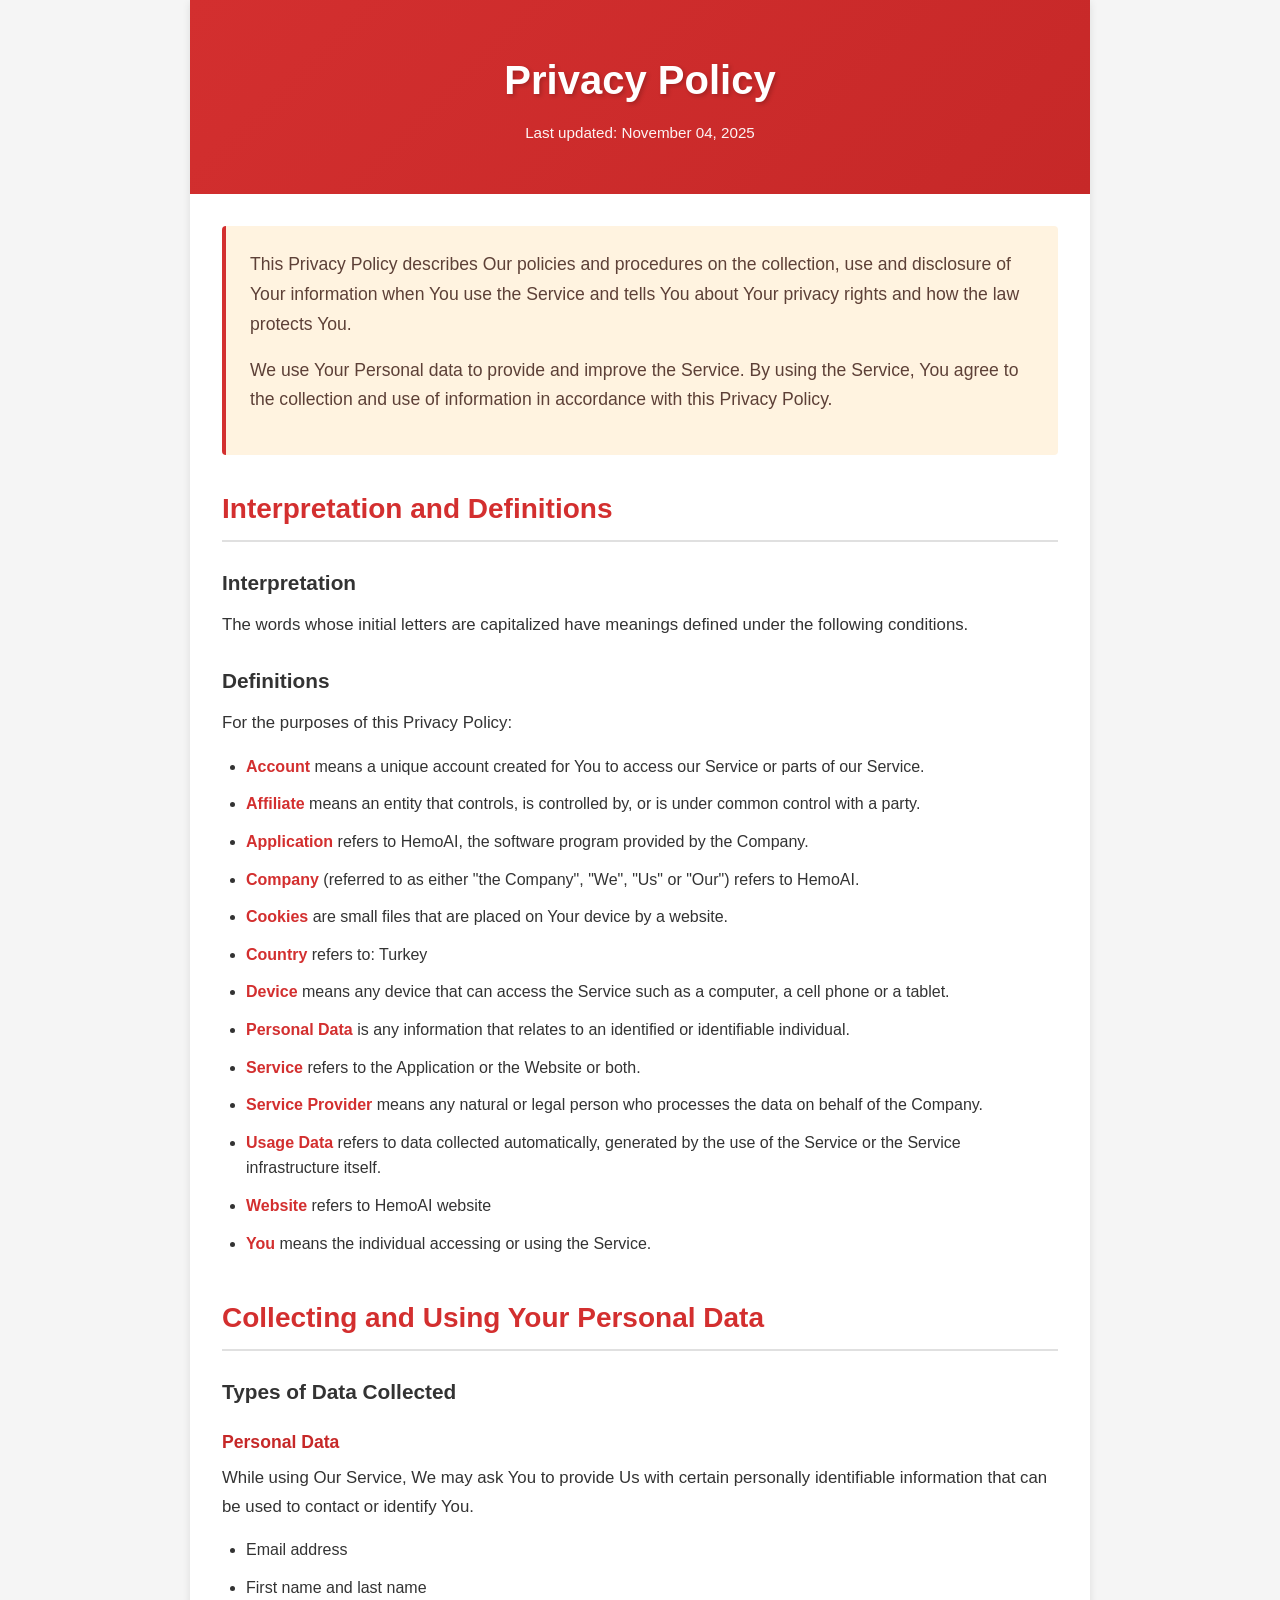
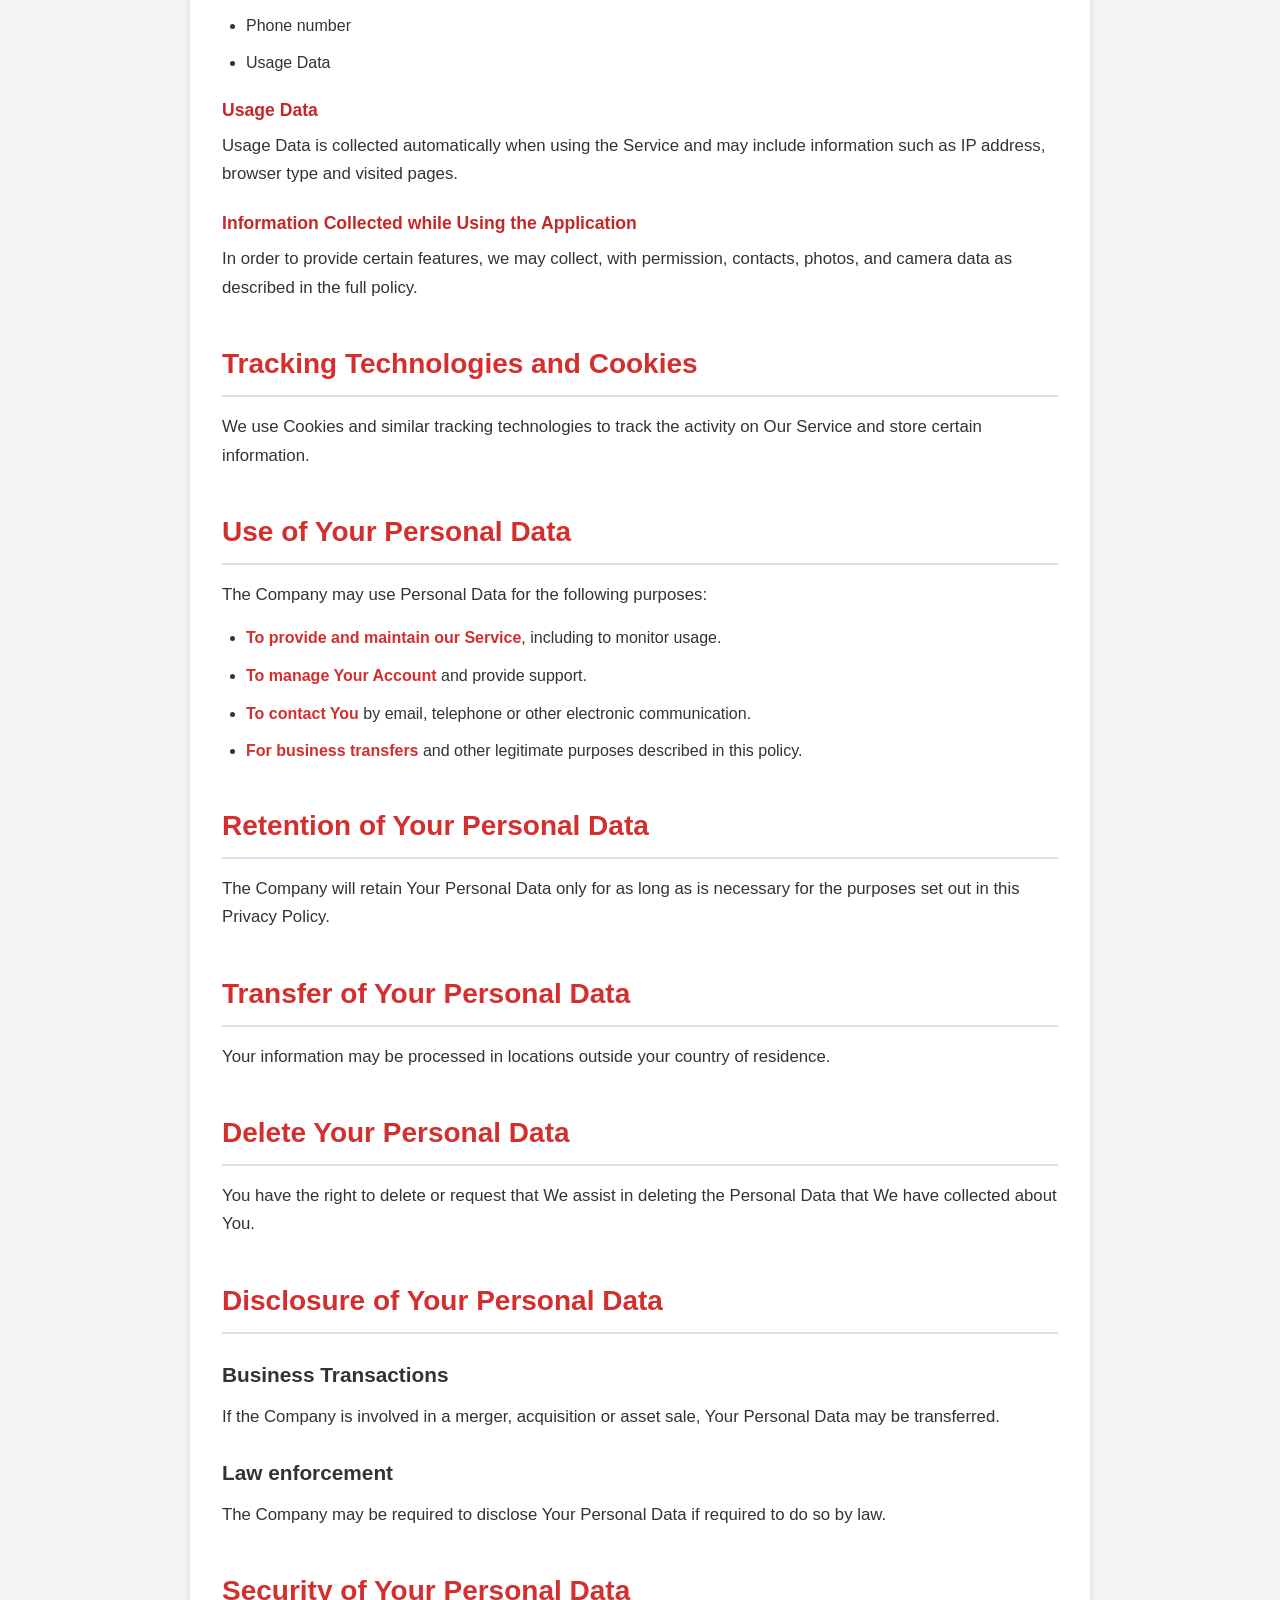
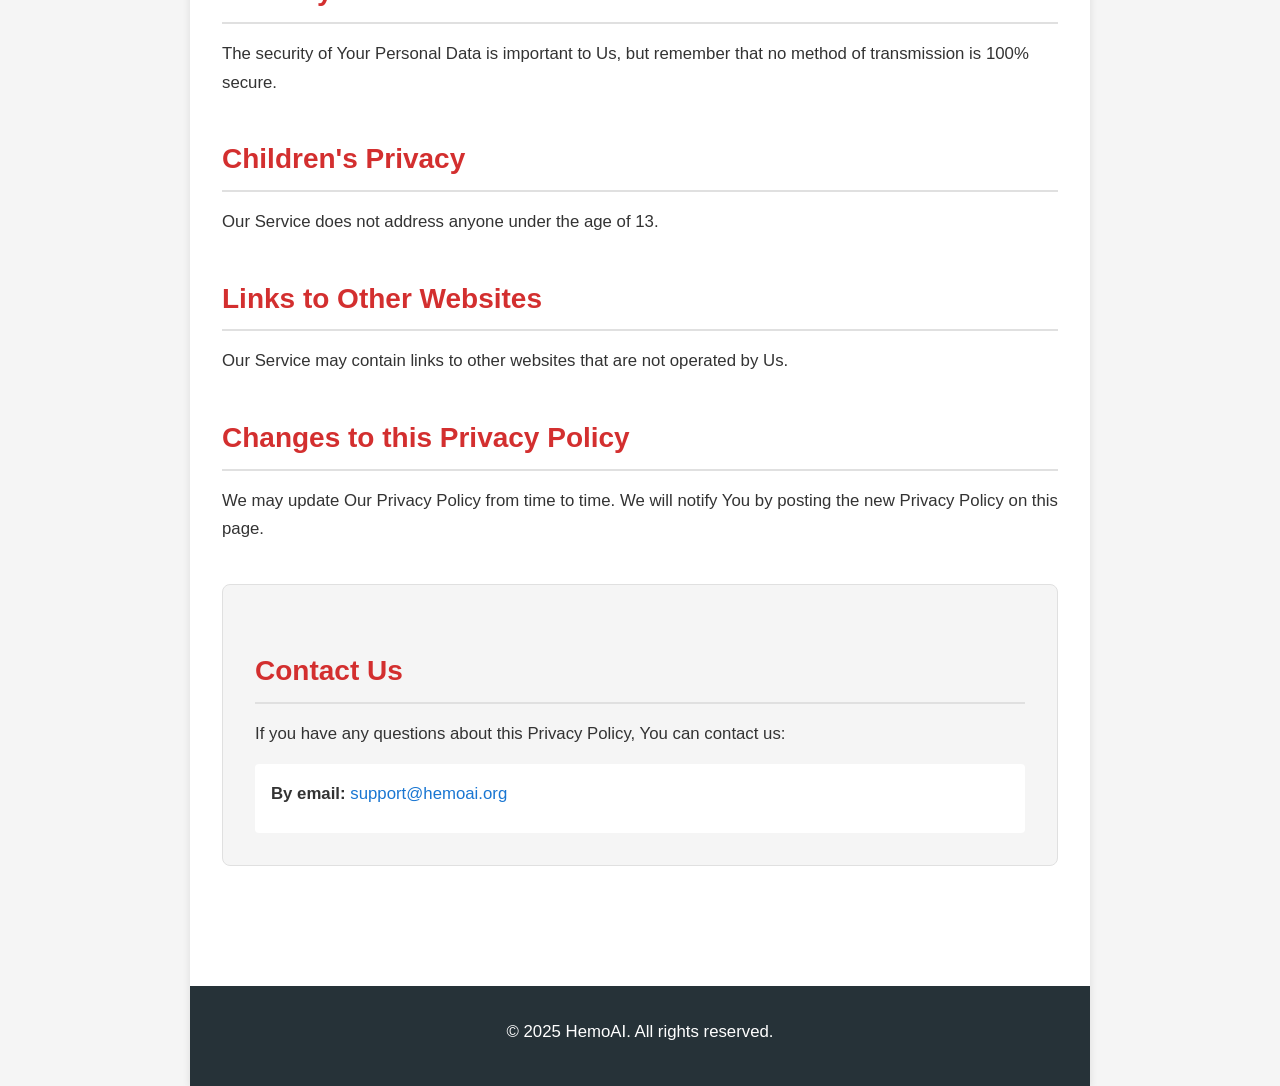
<file: index.html>
<!DOCTYPE html>
<html lang="en">
<head>
    <meta charset="UTF-8">
    <meta name="viewport" content="width=device-width, initial-scale=1.0">
    <meta name="description" content="HemoAI Privacy Policy - Learn about how we collect, use and protect your personal information.">
    <title>HemoAI - Privacy Policy</title>
    <link rel="stylesheet" href="style.css">
</head>
<body>
    <div class="container">
        <header>
            <h1>Privacy Policy</h1>
            <p class="last-updated">Last updated: November 04, 2025</p>
        </header>

        <main>
            <section class="intro">
                <p>This Privacy Policy describes Our policies and procedures on the collection, use and disclosure of Your information when You use the Service and tells You about Your privacy rights and how the law protects You.</p>
                <p>We use Your Personal data to provide and improve the Service. By using the Service, You agree to the collection and use of information in accordance with this Privacy Policy.</p>
            </section>

            <section>
                <h2>Interpretation and Definitions</h2>
                <h3>Interpretation</h3>
                <p>The words whose initial letters are capitalized have meanings defined under the following conditions.</p>
                
                <h3>Definitions</h3>
                <p>For the purposes of this Privacy Policy:</p>
                <ul>
                    <li><strong>Account</strong> means a unique account created for You to access our Service or parts of our Service.</li>
                    <li><strong>Affiliate</strong> means an entity that controls, is controlled by, or is under common control with a party.</li>
                    <li><strong>Application</strong> refers to HemoAI, the software program provided by the Company.</li>
                    <li><strong>Company</strong> (referred to as either "the Company", "We", "Us" or "Our") refers to HemoAI.</li>
                    <li><strong>Cookies</strong> are small files that are placed on Your device by a website.</li>
                    <li><strong>Country</strong> refers to: Turkey</li>
                    <li><strong>Device</strong> means any device that can access the Service such as a computer, a cell phone or a tablet.</li>
                    <li><strong>Personal Data</strong> is any information that relates to an identified or identifiable individual.</li>
                    <li><strong>Service</strong> refers to the Application or the Website or both.</li>
                    <li><strong>Service Provider</strong> means any natural or legal person who processes the data on behalf of the Company.</li>
                    <li><strong>Usage Data</strong> refers to data collected automatically, generated by the use of the Service or the Service infrastructure itself.</li>
                    <li><strong>Website</strong> refers to HemoAI website</li>
                    <li><strong>You</strong> means the individual accessing or using the Service.</li>
                </ul>
            </section>

            <section>
                <h2>Collecting and Using Your Personal Data</h2>
                <h3>Types of Data Collected</h3>

                <h4>Personal Data</h4>
                <p>While using Our Service, We may ask You to provide Us with certain personally identifiable information that can be used to contact or identify You.</p>
                <ul>
                    <li>Email address</li>
                    <li>First name and last name</li>
                    <li>Phone number</li>
                    <li>Usage Data</li>
                </ul>

                <h4>Usage Data</h4>
                <p>Usage Data is collected automatically when using the Service and may include information such as IP address, browser type and visited pages.</p>

                <h4>Information Collected while Using the Application</h4>
                <p>In order to provide certain features, we may collect, with permission, contacts, photos, and camera data as described in the full policy.</p>
            </section>

            <section>
                <h2>Tracking Technologies and Cookies</h2>
                <p>We use Cookies and similar tracking technologies to track the activity on Our Service and store certain information.</p>
            </section>

            <section>
                <h2>Use of Your Personal Data</h2>
                <p>The Company may use Personal Data for the following purposes:</p>
                <ul>
                    <li><strong>To provide and maintain our Service</strong>, including to monitor usage.</li>
                    <li><strong>To manage Your Account</strong> and provide support.</li>
                    <li><strong>To contact You</strong> by email, telephone or other electronic communication.</li>
                    <li><strong>For business transfers</strong> and other legitimate purposes described in this policy.</li>
                </ul>
            </section>

            <section>
                <h2>Retention of Your Personal Data</h2>
                <p>The Company will retain Your Personal Data only for as long as is necessary for the purposes set out in this Privacy Policy.</p>
            </section>

            <section>
                <h2>Transfer of Your Personal Data</h2>
                <p>Your information may be processed in locations outside your country of residence.</p>
            </section>

            <section>
                <h2>Delete Your Personal Data</h2>
                <p>You have the right to delete or request that We assist in deleting the Personal Data that We have collected about You.</p>
            </section>

            <section>
                <h2>Disclosure of Your Personal Data</h2>
                <h3>Business Transactions</h3>
                <p>If the Company is involved in a merger, acquisition or asset sale, Your Personal Data may be transferred.</p>
                <h3>Law enforcement</h3>
                <p>The Company may be required to disclose Your Personal Data if required to do so by law.</p>
            </section>

            <section>
                <h2>Security of Your Personal Data</h2>
                <p>The security of Your Personal Data is important to Us, but remember that no method of transmission is 100% secure.</p>
            </section>

            <section>
                <h2>Children's Privacy</h2>
                <p>Our Service does not address anyone under the age of 13.</p>
            </section>

            <section>
                <h2>Links to Other Websites</h2>
                <p>Our Service may contain links to other websites that are not operated by Us.</p>
            </section>

            <section>
                <h2>Changes to this Privacy Policy</h2>
                <p>We may update Our Privacy Policy from time to time. We will notify You by posting the new Privacy Policy on this page.</p>
            </section>

            <section class="contact">
                <h2>Contact Us</h2>
                <p>If you have any questions about this Privacy Policy, You can contact us:</p>
                <div class="contact-info">
                    <p><strong>By email:</strong> <a href="mailto:support@hemoai.org">support@hemoai.org</a></p>
                </div>
            </section>
        </main>

        <footer>
            <p>&copy; 2025 HemoAI. All rights reserved.</p>
        </footer>
    </div>
</body>
</html>
</file>
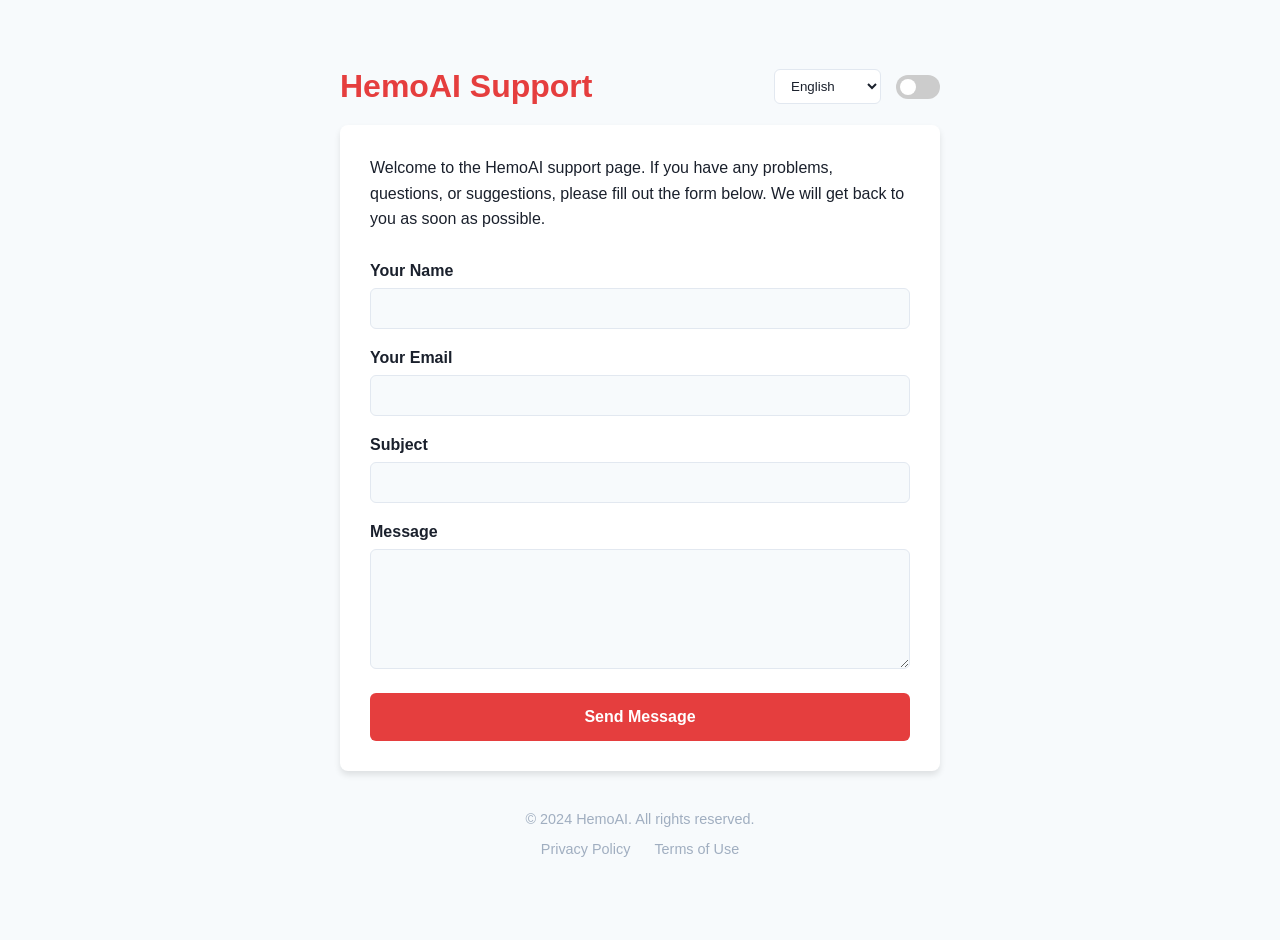
<file: hemoai-support/index.html>
<!DOCTYPE html>
<html lang="en">
<head>
    <meta charset="UTF-8">
    <meta name="viewport" content="width=device-width, initial-scale=1.0">
    <title>HemoAI Support</title>
    <style>
        :root {
            --primary-color: #E53E3E;
            --primary-dark: #C53030;
            --bg-light: #f7fafc;
            --bg-dark: #1a202c;
            --text-light: #1a202c;
            --text-dark: #edf2f7;
            --card-light: #ffffff;
            --card-dark: #2d3748;
            --border-light: #e2e8f0;
            --border-dark: #4a5568;
        }
        body {
            font-family: -apple-system, BlinkMacSystemFont, "Segoe UI", Roboto, "Helvetica Neue", Arial, sans-serif;
            margin: 0;
            padding: 20px;
            background-color: var(--bg-light);
            color: var(--text-light);
            transition: background-color 0.3s, color 0.3s;
            display: flex;
            flex-direction: column;
            align-items: center;
            min-height: 100vh;
        }
        body.dark-mode {
            background-color: var(--bg-dark);
            color: var(--text-dark);
        }
        .container {
            width: 100%;
            max-width: 600px;
            margin: auto;
        }
        .header {
            display: flex;
            justify-content: space-between;
            align-items: center;
            margin-bottom: 20px;
            flex-wrap: wrap;
        }
        .header h1 {
            margin: 0;
            font-size: 2rem;
            color: var(--primary-color);
        }
        .controls {
            display: flex;
            align-items: center;
            gap: 15px;
        }
        #languageSelector {
            padding: 8px 12px;
            border-radius: 6px;
            border: 1px solid var(--border-light);
            background-color: var(--card-light);
            color: var(--text-light);
            cursor: pointer;
        }
        .dark-mode #languageSelector {
            border-color: var(--border-dark);
            background-color: var(--card-dark);
            color: var(--text-dark);
        }
        .theme-switch-wrapper {
            display: flex;
            align-items: center;
        }
        .theme-switch {
            display: inline-block;
            height: 24px;
            position: relative;
            width: 44px;
        }
        .theme-switch input {
            display:none;
        }
        .slider {
            background-color: #ccc;
            bottom: 0;
            cursor: pointer;
            left: 0;
            position: absolute;
            right: 0;
            top: 0;
            transition: .4s;
            border-radius: 24px;
        }
        .slider:before {
            background-color: #fff;
            bottom: 4px;
            content: "";
            height: 16px;
            left: 4px;
            position: absolute;
            transition: .4s;
            width: 16px;
            border-radius: 50%;
        }
        input:checked + .slider {
            background-color: var(--primary-color);
        }
        input:checked + .slider:before {
            transform: translateX(20px);
        }
        .card {
            background-color: var(--card-light);
            border-radius: 8px;
            padding: 30px;
            box-shadow: 0 4px 6px rgba(0,0,0,0.1);
            transition: background-color 0.3s;
        }
        .dark-mode .card {
            background-color: var(--card-dark);
            box-shadow: 0 4px 6px rgba(0,0,0,0.2);
        }
        .form-group {
            margin-bottom: 20px;
        }
        .form-group label {
            display: block;
            margin-bottom: 8px;
            font-weight: 600;
        }
        .form-group input,
        .form-group textarea {
            width: 100%;
            padding: 12px;
            border: 1px solid var(--border-light);
            border-radius: 6px;
            background-color: var(--bg-light);
            color: var(--text-light);
            box-sizing: border-box;
            transition: background-color 0.3s, color 0.3s, border-color 0.3s;
        }
        .dark-mode .form-group input,
        .dark-mode .form-group textarea {
            background-color: var(--bg-dark);
            color: var(--text-dark);
            border-color: var(--border-dark);
        }
        .form-group input:focus,
        .form-group textarea:focus {
            outline: none;
            border-color: var(--primary-color);
            box-shadow: 0 0 0 2px rgba(229, 62, 62, 0.3);
        }
        textarea {
            resize: vertical;
            min-height: 120px;
        }
        .submit-btn {
            width: 100%;
            padding: 15px;
            border: none;
            border-radius: 6px;
            background-color: var(--primary-color);
            color: white;
            font-size: 1rem;
            font-weight: 600;
            cursor: pointer;
            transition: background-color 0.3s;
        }
        .submit-btn:hover {
            background-color: var(--primary-dark);
        }
        .footer {
            margin-top: 40px;
            text-align: center;
            font-size: 0.9rem;
            color: #a0aec0;
        }
        .footer a {
            color: #a0aec0;
            text-decoration: none;
            margin: 0 10px;
        }
        .footer a:hover {
            text-decoration: underline;
            color: var(--primary-color);
        }
        #form-status {
            margin-top: 20px;
            padding: 15px;
            border-radius: 6px;
            text-align: center;
            font-weight: 500;
            display: none;
        }
        #form-status.success {
            background-color: #c6f6d5;
            color: #22543d;
            display: block;
        }
        #form-status.error {
            background-color: #fed7d7;
            color: #742a2a;
            display: block;
        }

        /* RTL support for Arabic */
        html[dir="rtl"] body {
            text-align: right;
        }
        html[dir="rtl"] .header {
            flex-direction: row-reverse;
        }
        html[dir="rtl"] .controls {
            gap: 15px;
        }
        html[dir="rtl"] .slider:before {
            left: auto;
            right: 4px;
        }
        html[dir="rtl"] input:checked + .slider:before {
            transform: translateX(-20px);
        }

    </style>
</head>
<body>

    <div class="container">
        <div class="header">
            <h1 data-lang="title">HemoAI Support</h1>
            <div class="controls">
                <select id="languageSelector" aria-label="Language">
                    <option value="en">English</option>
                    <option value="tr">Türkçe</option>
                    <option value="es">Español</option>
                    <option value="ru">Русский</option>
                    <option value="ar">العربية</option>
                    <option value="fr">Français</option>
                    <option value="de">Deutsch</option>
                    <option value="it">Italiano</option>
                    <option value="pt">Português</option>
                </select>
                <div class="theme-switch-wrapper">
                    <label class="theme-switch" for="theme-checkbox">
                        <input type="checkbox" id="theme-checkbox" />
                        <div class="slider"></div>
                    </label>
                </div>
            </div>
        </div>

        <div class="card">
            <p data-lang="description" style="margin-top:0; margin-bottom:30px; line-height:1.6;">Welcome to the HemoAI support page. If you have any problems, questions, or suggestions, please fill out the form below. We will get back to you as soon as possible.</p>
            
            <form id="supportForm" action="https://formspree.io/f/xpwovdpp" method="POST">
                <div class="form-group">
                    <label for="name" data-lang="name">Your Name</label>
                    <input type="text" id="name" name="name" required>
                </div>
                <div class="form-group">
                    <label for="email" data-lang="email">Your Email</label>
                    <input type="email" id="email" name="email" required>
                </div>
                <div class="form-group">
                    <label for="subject" data-lang="subject">Subject</label>
                    <input type="text" id="subject" name="subject" required>
                </div>
                <div class="form-group">
                    <label for="message" data-lang="message">Message</label>
                    <textarea id="message" name="message" required></textarea>
                </div>
                <button type="submit" class="submit-btn" data-lang="submit">Send Message</button>
            </form>
            <div id="form-status"></div>
        </div>

        <div class="footer">
            <p>© 2024 HemoAI. All rights reserved.</p>
            <p>
                <a href="https://meloshemo.github.io/hemoai-privacy/" target="_blank" data-lang="privacy">Privacy Policy</a>
                <a href="https://meloshemo.github.io/hemoai-terms/" target="_blank" data-lang="terms">Terms of Use</a>
            </p>
        </div>
    </div>

    <script>
        const translations = {
            en: {
                title: "HemoAI Support",
                description: "Welcome to the HemoAI support page. If you have any problems, questions, or suggestions, please fill out the form below. We will get back to you as soon as possible.",
                name: "Your Name",
                email: "Your Email",
                subject: "Subject",
                message: "Message",
                submit: "Send Message",
                privacy: "Privacy Policy",
                terms: "Terms of Use",
                successMsg: "Thank you for your message! We will get back to you soon.",
                errorMsg: "Oops! There was a problem submitting your form. Please try again later.",
                dir: "ltr"
            },
            tr: {
                title: "HemoAI Destek",
                description: "HemoAI destek sayfasına hoş geldiniz. Bir sorununuz, sorunuz veya öneriniz varsa lütfen aşağıdaki formu doldurun. Size en kısa sürede geri dönüş yapacağız.",
                name: "Adınız",
                email: "E-posta Adresiniz",
                subject: "Konu",
                message: "Mesajınız",
                submit: "Mesajı Gönder",
                privacy: "Gizlilik Politikası",
                terms: "Kullanım Koşulları",
                successMsg: "Mesajınız için teşekkür ederiz! Size en kısa sürede geri döneceğiz.",
                errorMsg: "Formunuz gönderilirken bir sorun oluştu. Lütfen daha sonra tekrar deneyin.",
                dir: "ltr"
            },
            es: {
                title: "Soporte de HemoAI",
                description: "Bienvenido a la página de soporte de HemoAI. Si tienes algún problema, pregunta o sugerencia, por favor completa el formulario a continuación. Nos pondremos en contacto contigo lo antes posible.",
                name: "Tu Nombre",
                email: "Tu Correo Electrónico",
                subject: "Asunto",
                message: "Mensaje",
                submit: "Enviar Mensaje",
                privacy: "Política de Privacidad",
                terms: "Términos de Uso",
                successMsg: "¡Gracias por tu mensaje! Nos pondremos en contacto contigo pronto.",
                errorMsg: "¡Ups! Hubo un problema al enviar tu formulario. Por favor, inténtalo de nuevo más tarde.",
                dir: "ltr"
            },
            ru: {
                title: "Поддержка HemoAI",
                description: "Добро пожаловать на страницу поддержки HemoAI. Если у вас есть проблемы, вопросы или предложения, пожалуйста, заполните форму ниже. Мы свяжемся с вами как можно скорее.",
                name: "Ваше Имя",
                email: "Ваш Email",
                subject: "Тема",
                message: "Сообщение",
                submit: "Отправить Сообщение",
                privacy: "Политика Конфиденциальности",
                terms: "Условия Использования",
                successMsg: "Спасибо за ваше сообщение! Мы свяжемся с вами в ближайшее время.",
                errorMsg: "Ой! Возникла проблема при отправке формы. Пожалуйста, попробуйте еще раз позже.",
                dir: "ltr"
            },
            ar: {
                title: "دعم HemoAI",
                description: "مرحبًا بك في صفحة دعم HemoAI. إذا كانت لديك أي مشاكل أو أسئلة أو اقتراحات، يرجى ملء النموذج أدناه. سوف نرد عليك في أقرب وقت ممكن.",
                name: "اسمك",
                email: "بريدك الإلكتروني",
                subject: "الموضوع",
                message: "رسالتك",
                submit: "إرسال الرسالة",
                privacy: "سياسة الخصوصية",
                terms: "شروط الاستخدام",
                successMsg: "شكرا لرسالتك! سوف نرد عليك قريبا.",
                errorMsg: "عفوًا! حدثت مشكلة أثناء إرسال النموذج. يرجى المحاولة مرة أخرى لاحقًا.",
                dir: "rtl"
            },
            fr: {
                title: "Support HemoAI",
                description: "Bienvenue sur la page de support de HemoAI. Si vous avez des problèmes, des questions ou des suggestions, veuillez remplir le formulaire ci-dessous. Nous vous répondrons dans les plus brefs délais.",
                name: "Votre Nom",
                email: "Votre E-mail",
                subject: "Sujet",
                message: "Message",
                submit: "Envoyer le Message",
                privacy: "Politique de Confidentialité",
                terms: "Conditions d'Utilisation",
                successMsg: "Merci pour votre message ! Nous vous recontacterons bientôt.",
                errorMsg: "Oups ! Un problème est survenu lors de l'envoi de votre formulaire. Veuillez réessayer plus tard.",
                dir: "ltr"
            },
            de: {
                title: "HemoAI-Support",
                description: "Willkommen auf der Support-Seite von HemoAI. Bei Problemen, Fragen oder Anregungen füllen Sie bitte das folgende Formular aus. Wir werden uns so schnell wie möglich bei Ihnen melden.",
                name: "Ihr Name",
                email: "Ihre E-Mail",
                subject: "Betreff",
                message: "Nachricht",
                submit: "Nachricht Senden",
                privacy: "Datenschutzrichtlinie",
                terms: "Nutzungsbedingungen",
                successMsg: "Vielen Dank für Ihre Nachricht! Wir werden uns bald bei Ihnen melden.",
                errorMsg: "Hoppla! Beim Senden Ihres Formulars ist ein Problem aufgetreten. Bitte versuchen Sie es später erneut.",
                dir: "ltr"
            },
            it: {
                title: "Supporto HemoAI",
                description: "Benvenuto nella pagina di supporto di HemoAI. Se hai problemi, domande o suggerimenti, compila il modulo sottostante. Ti risponderemo il prima possibile.",
                name: "Il Tuo Nome",
                email: "La Tua Email",
                subject: "Oggetto",
                message: "Messaggio",
                submit: "Invia Messaggio",
                privacy: "Informativa sulla Privacy",
                terms: "Termini di Utilizzo",
                successMsg: "Grazie per il tuo messaggio! Ti risponderemo presto.",
                errorMsg: "Oops! Si è verificato un problema durante l'invio del modulo. Riprova più tardi.",
                dir: "ltr"
            },
            pt: {
                title: "Suporte HemoAI",
                description: "Bem-vindo à página de suporte da HemoAI. Se tiver algum problema, dúvida ou sugestão, por favor, preencha o formulário abaixo. Entraremos em contato o mais breve possível.",
                name: "Seu Nome",
                email: "Seu Email",
                subject: "Assunto",
                message: "Mensagem",
                submit: "Enviar Messagem",
                privacy: "Política de Privacidade",
                terms: "Termos de Uso",
                successMsg: "Obrigado pela sua mensagem! Entraremos em contato em breve.",
                errorMsg: "Opa! Ocorreu um problema ao enviar seu formulário. Por favor, tente novamente mais tarde.",
                dir: "ltr"
            }
        };

        // --- Theme Manager ---
        const themeCheckbox = document.getElementById('theme-checkbox');
        const currentTheme = localStorage.getItem('theme');

        if (currentTheme) {
            document.body.classList.add(currentTheme);
            if (currentTheme === 'dark-mode') {
                themeCheckbox.checked = true;
            }
        }

        themeCheckbox.addEventListener('change', function() {
            if (this.checked) {
                document.body.classList.add('dark-mode');
                localStorage.setItem('theme', 'dark-mode');
            } else {
                document.body.classList.remove('dark-mode');
                localStorage.setItem('theme', 'light');
            }
        });

        // --- Language Manager ---
        const languageSelector = document.getElementById('languageSelector');
        
        function setLanguage(lang) {
            const langData = translations[lang];
            document.querySelectorAll('[data-lang]').forEach(el => {
                const key = el.getAttribute('data-lang');
                if (langData[key]) {
                    el.textContent = langData[key];
                }
            });
            document.documentElement.lang = lang;
            document.documentElement.dir = langData.dir || 'ltr';
            localStorage.setItem('language', lang);
        }

        const savedLang = localStorage.getItem('language') || navigator.language.split('-')[0];
        if (translations[savedLang]) {
            languageSelector.value = savedLang;
            setLanguage(savedLang);
        } else {
            setLanguage('en');
        }

        languageSelector.addEventListener('change', (event) => {
            setLanguage(event.target.value);
        });

        // --- Formspree Handler ---
        const form = document.getElementById('supportForm');
        const statusDiv = document.getElementById('form-status');
        
        async function handleSubmit(event) {
            event.preventDefault();
            const data = new FormData(event.target);
            const lang = localStorage.getItem('language') || 'en';
            
            fetch(event.target.action, {
                method: form.method,
                body: data,
                headers: {
                    'Accept': 'application/json'
                }
            }).then(response => {
                if (response.ok) {
                    statusDiv.innerHTML = translations[lang].successMsg;
                    statusDiv.className = 'success';
                    form.reset();
                } else {
                    response.json().then(data => {
                        statusDiv.innerHTML = translations[lang].errorMsg;
                        if (Object.hasOwn(data, 'errors')) {
                           statusDiv.innerHTML += "<br>" + data["errors"].map(error => error["message"]).join(", ");
                        }
                        statusDiv.className = 'error';
                    })
                }
            }).catch(error => {
                statusDiv.innerHTML = translations[lang].errorMsg;
                statusDiv.className = 'error';
            });
        }
        form.addEventListener("submit", handleSubmit);

    </script>
</body>
</html>
</file>
<file: style.css>
/* Reset and Base Styles */
* {
    margin: 0;
    padding: 0;
    box-sizing: border-box;
}

:root {
    --primary-color: #d32f2f;
    --secondary-color: #c62828;
    --text-color: #333;
    --light-bg: #f5f5f5;
    --white: #ffffff;
    --border-color: #e0e0e0;
    --link-color: #1976d2;
    --shadow: 0 2px 8px rgba(0, 0, 0, 0.1);
}

body {
    font-family: -apple-system, BlinkMacSystemFont, 'Segoe UI', Roboto, 'Helvetica Neue', Arial, sans-serif;
    line-height: 1.6;
    color: var(--text-color);
    background-color: var(--light-bg);
    padding: 0;
    margin: 0;
}

/* Container */
.container {
    max-width: 900px;
    margin: 0 auto;
    background-color: var(--white);
    box-shadow: var(--shadow);
    min-height: 100vh;
}

/* Header */
header {
    background: linear-gradient(135deg, var(--primary-color), var(--secondary-color));
    color: var(--white);
    padding: 3rem 2rem 2rem;
    text-align: center;
}

header h1 {
    font-size: 2.5rem;
    font-weight: 700;
    margin-bottom: 0.5rem;
    text-shadow: 2px 2px 4px rgba(0, 0, 0, 0.2);
}

.last-updated {
    font-size: 0.95rem;
    opacity: 0.95;
    font-weight: 300;
}

/* Main Content */
main {
    padding: 2rem;
}

section {
    margin-bottom: 2.5rem;
}

section.intro {
    background-color: #fff3e0;
    padding: 1.5rem;
    border-left: 4px solid var(--primary-color);
    border-radius: 4px;
    margin-bottom: 2rem;
}

section.intro p {
    font-size: 1.1rem;
    color: #5d4037;
    line-height: 1.7;
}

/* Headings */
h2 {
    color: var(--primary-color);
    font-size: 1.75rem;
    font-weight: 600;
    margin-bottom: 1rem;
    margin-top: 2rem;
    padding-bottom: 0.5rem;
    border-bottom: 2px solid var(--border-color);
}

h3 {
    color: var(--text-color);
    font-size: 1.3rem;
    font-weight: 600;
    margin-bottom: 0.75rem;
    margin-top: 1.5rem;
}

h4 {
    color: var(--secondary-color);
    font-size: 1.1rem;
    font-weight: 600;
    margin-bottom: 0.5rem;
    margin-top: 1.25rem;
}

/* Paragraphs and Lists */
p {
    margin-bottom: 1rem;
    line-height: 1.7;
    font-size: 1.05rem;
}

ul {
    margin-left: 1.5rem;
    margin-bottom: 1rem;
}

li {
    margin-bottom: 0.75rem;
    line-height: 1.6;
}

li strong {
    color: var(--primary-color);
}

/* Contact Section */
.contact {
    background-color: var(--light-bg);
    padding: 2rem;
    border-radius: 8px;
    border: 1px solid var(--border-color);
}

.contact-info {
    margin-top: 1rem;
    padding: 1rem;
    background-color: var(--white);
    border-radius: 4px;
}

.contact-info p {
    margin-bottom: 0.5rem;
}

.generator-note {
    margin-top: 1.5rem;
    font-size: 0.9rem;
    color: #666;
    font-style: italic;
}

/* Consent Section */
.consent {
    background-color: #e3f2fd;
    padding: 1.5rem;
    border-left: 4px solid var(--link-color);
    border-radius: 4px;
}

.consent p {
    color: #1565c0;
    font-weight: 500;
}

/* Links */
a {
    color: var(--link-color);
    text-decoration: none;
    transition: color 0.3s ease;
}

a:hover {
    color: var(--secondary-color);
    text-decoration: underline;
}

/* Footer */
footer {
    background-color: #263238;
    color: var(--white);
    padding: 2rem;
    text-align: center;
    margin-top: 3rem;
}

footer p {
    margin-bottom: 0.5rem;
}

.footer-note {
    font-size: 0.9rem;
    opacity: 0.8;
    margin-top: 1rem;
}

/* Responsive Design */
@media (max-width: 768px) {
    header h1 {
        font-size: 2rem;
    }

    header {
        padding: 2rem 1.5rem 1.5rem;
    }

    main {
        padding: 1.5rem;
    }

    h2 {
        font-size: 1.5rem;
    }

    p, li {
        font-size: 1rem;
    }

    .container {
        box-shadow: none;
    }
}

@media (max-width: 480px) {
    header h1 {
        font-size: 1.75rem;
    }

    main {
        padding: 1rem;
    }

    section {
        margin-bottom: 2rem;
    }

    h2 {
        font-size: 1.3rem;
    }

    .contact, .consent, section.intro {
        padding: 1rem;
    }

    ul {
        margin-left: 1rem;
    }
}

/* Print Styles */
@media print {
    body {
        background-color: var(--white);
    }

    .container {
        box-shadow: none;
        max-width: 100%;
    }

    header {
        background: var(--white);
        color: var(--text-color);
        border-bottom: 2px solid var(--primary-color);
    }

    header h1 {
        text-shadow: none;
    }

    a {
        color: var(--text-color);
        text-decoration: underline;
    }

    footer {
        background-color: var(--white);
        color: var(--text-color);
        border-top: 2px solid var(--border-color);
    }
}

/* Accessibility */
:focus {
    outline: 2px solid var(--primary-color);
    outline-offset: 2px;
}

/* Smooth Scrolling */
html {
    scroll-behavior: smooth;
}

/* Selection Color */
::selection {
    background-color: var(--primary-color);
    color: var(--white);
}

::-moz-selection {
    background-color: var(--primary-color);
    color: var(--white);
}
</file>
